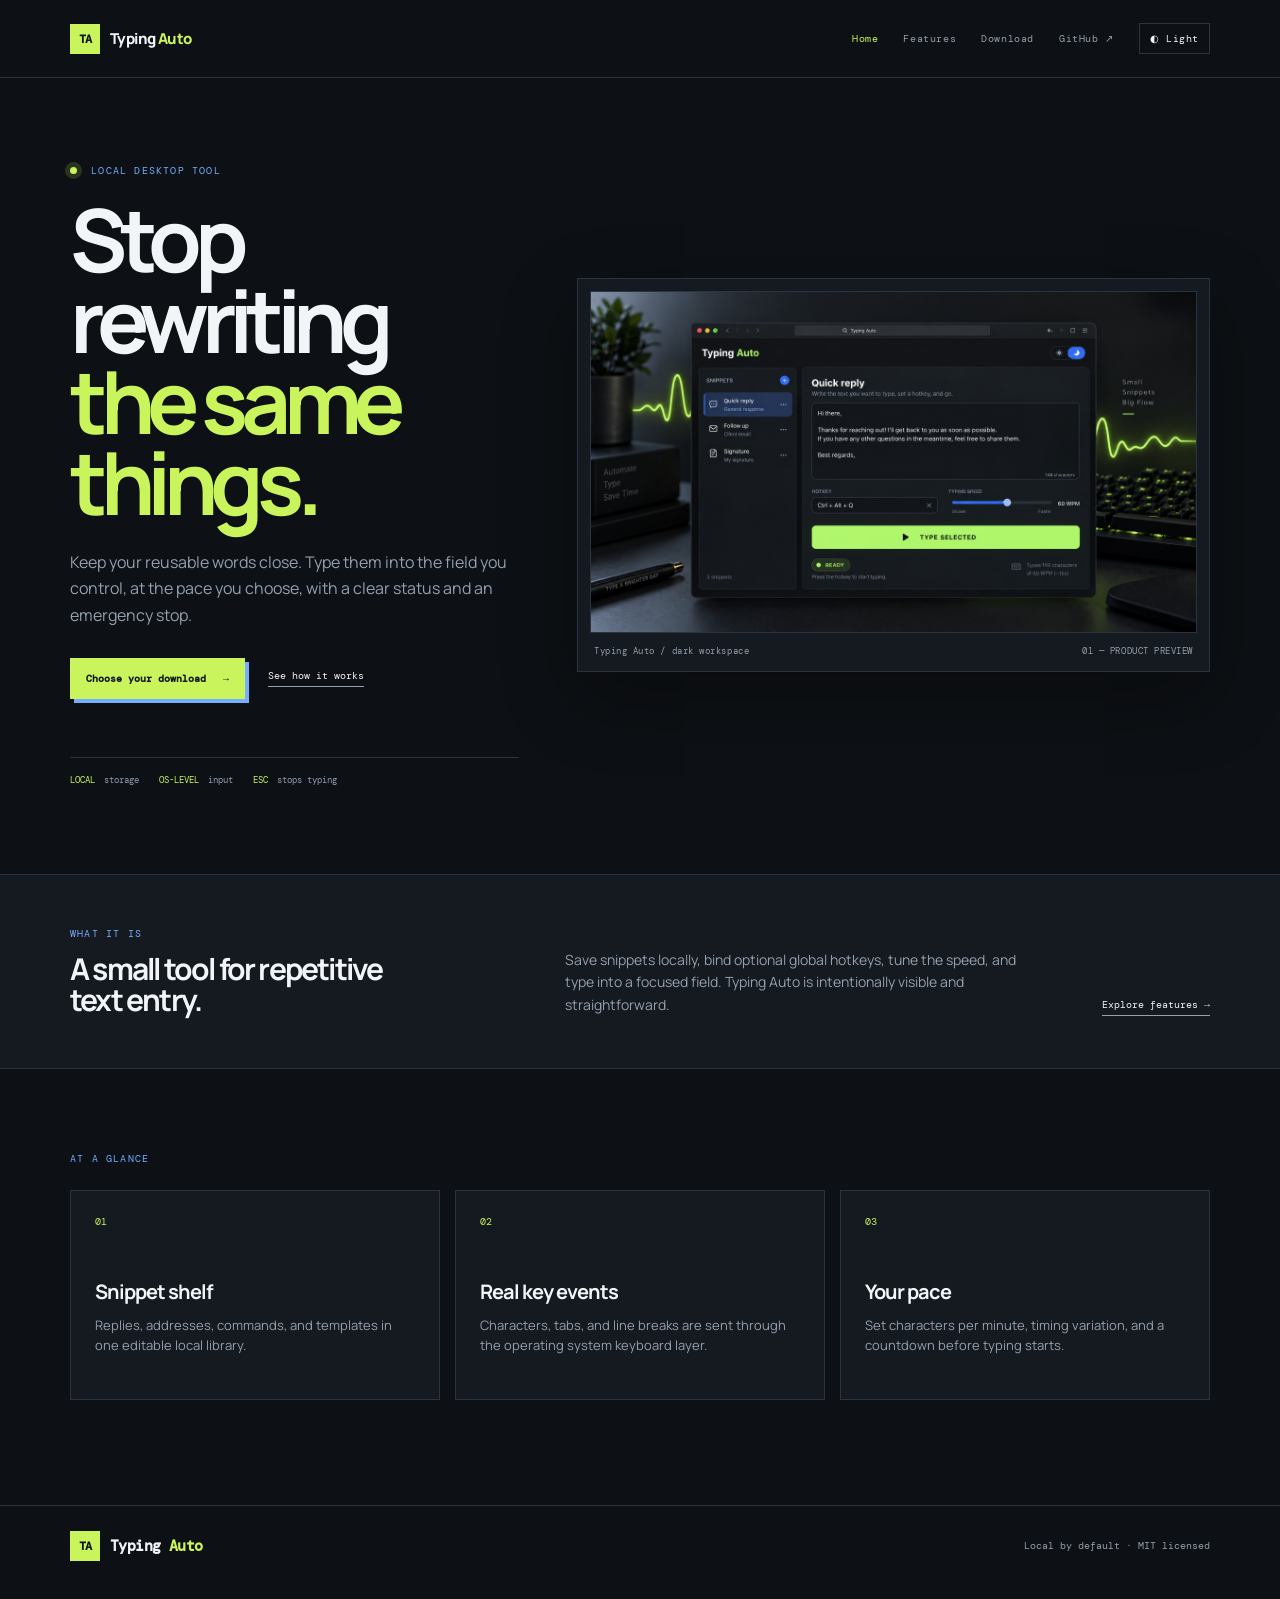
<file: site/index.html>
<!doctype html>
<html lang="en" data-theme="dark">
<head>
  <meta charset="utf-8">
  <meta name="viewport" content="width=device-width, initial-scale=1">
  <meta name="description" content="Typing Auto is a local desktop app for reusable snippets and visible character-by-character typing.">
  <title>Typing Auto — reusable text, ready when you are</title>
  <link rel="preconnect" href="https://fonts.googleapis.com">
  <link rel="preconnect" href="https://fonts.gstatic.com" crossorigin>
  <link href="https://fonts.googleapis.com/css2?family=DM+Mono:wght@400;500&family=Manrope:wght@400;500;600;700;800&display=swap" rel="stylesheet">
  <link rel="stylesheet" href="styles.css">
</head>
<body>
  <header class="site-header"><div class="shell nav-row"><a class="brand" href="index.html"><span class="brand-mark">TA</span><span>Typing <em>Auto</em></span></a><nav><a class="active" href="index.html">Home</a><a href="features.html">Features</a><a href="download.html">Download</a><a href="https://github.com/agenticweeb/typing-auto">GitHub ↗</a><button data-theme-toggle class="theme-button" type="button">◐ <span data-theme-label>Light</span></button></nav></div></header>
  <main>
    <section class="home-hero shell">
      <div class="hero-copy"><p class="eyebrow"><span class="dot"></span> LOCAL DESKTOP TOOL</p><h1>Stop rewriting<br><span>the same things.</span></h1><p class="lede">Keep your reusable words close. Type them into the field you control, at the pace you choose, with a clear status and an emergency stop.</p><div class="actions"><a class="button button-primary" href="download.html">Choose your download <span>→</span></a><a class="quiet-link" href="features.html">See how it works</a></div><div class="micro-stats"><span><b>LOCAL</b> storage</span><span><b>OS-LEVEL</b> input</span><span><b>ESC</b> stops typing</span></div></div>
      <figure class="product-frame"><img src="product-preview.png" alt="Typing Auto desktop app preview"><figcaption><span>Typing Auto / dark workspace</span><span>01 — PRODUCT PREVIEW</span></figcaption></figure>
    </section>
    <section class="home-band"><div class="shell band-grid"><div><p class="eyebrow">WHAT IT IS</p><h2>A small tool for repetitive text entry.</h2></div><p>Save snippets locally, bind optional global hotkeys, tune the speed, and type into a focused field. Typing Auto is intentionally visible and straightforward.</p><a class="arrow-link" href="features.html">Explore features <span>→</span></a></div></section>
    <section class="shell cards-section"><p class="eyebrow">AT A GLANCE</p><div class="three-cards"><article><span class="card-index">01</span><h3>Snippet shelf</h3><p>Replies, addresses, commands, and templates in one editable local library.</p></article><article><span class="card-index">02</span><h3>Real key events</h3><p>Characters, tabs, and line breaks are sent through the operating system keyboard layer.</p></article><article><span class="card-index">03</span><h3>Your pace</h3><p>Set characters per minute, timing variation, and a countdown before typing starts.</p></article></div></section>
  </main>
  <footer class="site-footer"><div class="shell footer-row"><a class="brand" href="index.html"><span class="brand-mark">TA</span><span>Typing <em>Auto</em></span></a><span>Local by default · MIT licensed</span></div></footer>
  <script src="theme.js"></script>
</body>
</html>
</file>
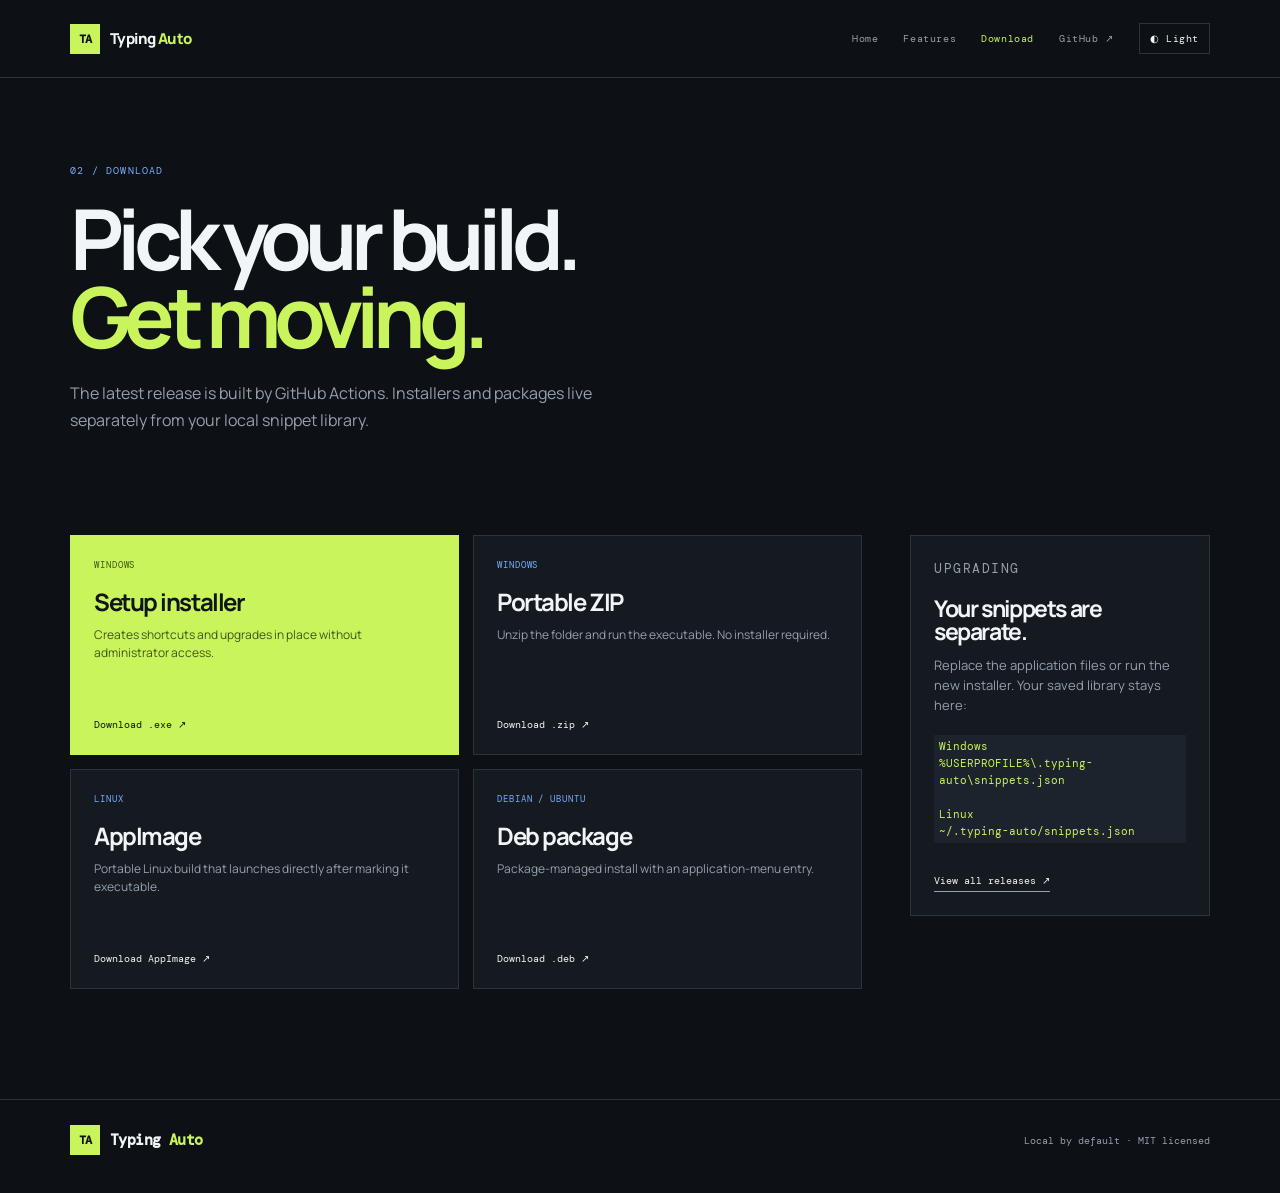
<file: site/download.html>
<!doctype html>
<html lang="en" data-theme="dark">
<head>
  <meta charset="utf-8"><meta name="viewport" content="width=device-width, initial-scale=1">
  <meta name="description" content="Download Typing Auto for Windows, Debian, Ubuntu, and other Linux distributions.">
  <title>Typing Auto — download</title>
  <link rel="preconnect" href="https://fonts.googleapis.com"><link rel="preconnect" href="https://fonts.gstatic.com" crossorigin><link href="https://fonts.googleapis.com/css2?family=DM+Mono:wght@400;500&family=Manrope:wght@400;500;600;700;800&display=swap" rel="stylesheet"><link rel="stylesheet" href="styles.css">
</head>
<body>
  <header class="site-header"><div class="shell nav-row"><a class="brand" href="index.html"><span class="brand-mark">TA</span><span>Typing <em>Auto</em></span></a><nav><a href="index.html">Home</a><a href="features.html">Features</a><a class="active" href="download.html">Download</a><a href="https://github.com/agenticweeb/typing-auto">GitHub ↗</a><button data-theme-toggle class="theme-button" type="button">◐ <span data-theme-label>Light</span></button></nav></div></header>
  <main>
    <section class="page-heading shell"><p class="eyebrow">02 / DOWNLOAD</p><h1>Pick your build.<br><span>Get moving.</span></h1><p class="lede">The latest release is built by GitHub Actions. Installers and packages live separately from your local snippet library.</p></section>
    <section class="shell download-layout"><div class="download-grid"><a class="download-tile featured" href="https://github.com/agenticweeb/typing-auto/releases/latest/download/TypingAuto-windows-setup.exe"><span class="platform">WINDOWS</span><h2>Setup installer</h2><p>Creates shortcuts and upgrades in place without administrator access.</p><b>Download .exe ↗</b></a><a class="download-tile" href="https://github.com/agenticweeb/typing-auto/releases/latest/download/TypingAuto-windows-portable.zip"><span class="platform">WINDOWS</span><h2>Portable ZIP</h2><p>Unzip the folder and run the executable. No installer required.</p><b>Download .zip ↗</b></a><a class="download-tile" href="https://github.com/agenticweeb/typing-auto/releases/latest/download/TypingAuto-linux.AppImage"><span class="platform">LINUX</span><h2>AppImage</h2><p>Portable Linux build that launches directly after marking it executable.</p><b>Download AppImage ↗</b></a><a class="download-tile" href="https://github.com/agenticweeb/typing-auto/releases/latest/download/TypingAuto-linux.deb"><span class="platform">DEBIAN / UBUNTU</span><h2>Deb package</h2><p>Package-managed install with an application-menu entry.</p><b>Download .deb ↗</b></a></div><aside class="upgrade-note"><p class="eyebrow">UPGRADING</p><h2>Your snippets are separate.</h2><p>Replace the application files or run the new installer. Your saved library stays here:</p><code>Windows<br>%USERPROFILE%\.typing-auto\snippets.json<br><br>Linux<br>~/.typing-auto/snippets.json</code><a class="quiet-link" href="https://github.com/agenticweeb/typing-auto/releases">View all releases ↗</a></aside></section>
  </main>
  <footer class="site-footer"><div class="shell footer-row"><a class="brand" href="index.html"><span class="brand-mark">TA</span><span>Typing <em>Auto</em></span></a><span>Local by default · MIT licensed</span></div></footer>
  <script src="theme.js"></script>
</body>
</html>
</file>
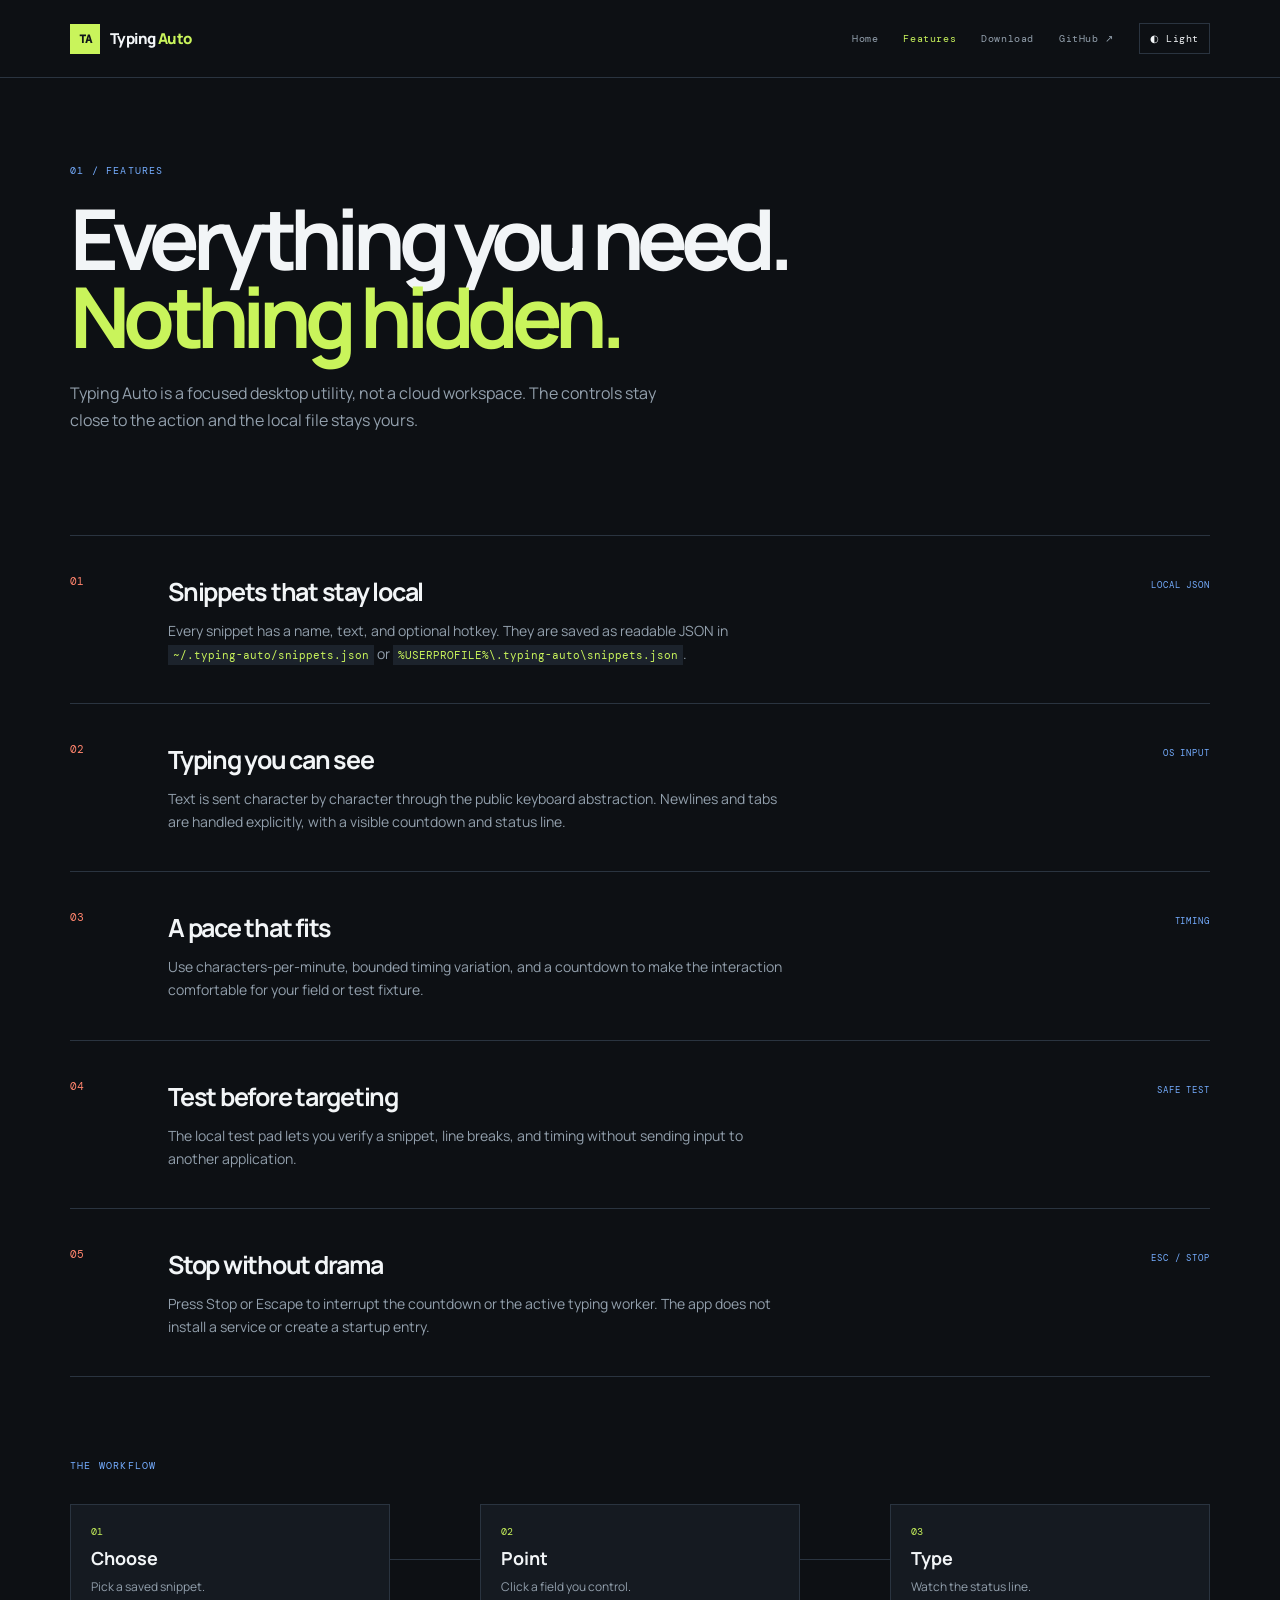
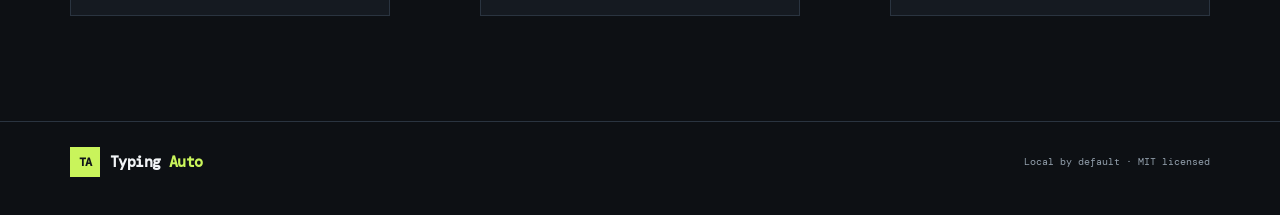
<file: site/features.html>
<!doctype html>
<html lang="en" data-theme="dark">
<head>
  <meta charset="utf-8"><meta name="viewport" content="width=device-width, initial-scale=1">
  <meta name="description" content="Explore the Typing Auto snippet, hotkey, timing, test pad, and target-picker features.">
  <title>Typing Auto — features</title>
  <link rel="preconnect" href="https://fonts.googleapis.com"><link rel="preconnect" href="https://fonts.gstatic.com" crossorigin><link href="https://fonts.googleapis.com/css2?family=DM+Mono:wght@400;500&family=Manrope:wght@400;500;600;700;800&display=swap" rel="stylesheet"><link rel="stylesheet" href="styles.css">
</head>
<body>
  <header class="site-header"><div class="shell nav-row"><a class="brand" href="index.html"><span class="brand-mark">TA</span><span>Typing <em>Auto</em></span></a><nav><a href="index.html">Home</a><a class="active" href="features.html">Features</a><a href="download.html">Download</a><a href="https://github.com/agenticweeb/typing-auto">GitHub ↗</a><button data-theme-toggle class="theme-button" type="button">◐ <span data-theme-label>Light</span></button></nav></div></header>
  <main>
    <section class="page-heading shell"><p class="eyebrow">01 / FEATURES</p><h1>Everything you need.<br><span>Nothing hidden.</span></h1><p class="lede">Typing Auto is a focused desktop utility, not a cloud workspace. The controls stay close to the action and the local file stays yours.</p></section>
    <section class="shell feature-list"><article class="feature-row"><div class="feature-label">01</div><div><h2>Snippets that stay local</h2><p>Every snippet has a name, text, and optional hotkey. They are saved as readable JSON in <code>~/.typing-auto/snippets.json</code> or <code>%USERPROFILE%\.typing-auto\snippets.json</code>.</p></div><div class="feature-tag">LOCAL JSON</div></article><article class="feature-row"><div class="feature-label">02</div><div><h2>Typing you can see</h2><p>Text is sent character by character through the public keyboard abstraction. Newlines and tabs are handled explicitly, with a visible countdown and status line.</p></div><div class="feature-tag">OS INPUT</div></article><article class="feature-row"><div class="feature-label">03</div><div><h2>A pace that fits</h2><p>Use characters-per-minute, bounded timing variation, and a countdown to make the interaction comfortable for your field or test fixture.</p></div><div class="feature-tag">TIMING</div></article><article class="feature-row"><div class="feature-label">04</div><div><h2>Test before targeting</h2><p>The local test pad lets you verify a snippet, line breaks, and timing without sending input to another application.</p></div><div class="feature-tag">SAFE TEST</div></article><article class="feature-row"><div class="feature-label">05</div><div><h2>Stop without drama</h2><p>Press Stop or Escape to interrupt the countdown or the active typing worker. The app does not install a service or create a startup entry.</p></div><div class="feature-tag">ESC / STOP</div></article></section>
    <section class="shell callout"><p class="eyebrow">THE WORKFLOW</p><div class="workflow-line"><div><b>01</b><strong>Choose</strong><span>Pick a saved snippet.</span></div><div class="line"></div><div><b>02</b><strong>Point</strong><span>Click a field you control.</span></div><div class="line"></div><div><b>03</b><strong>Type</strong><span>Watch the status line.</span></div></div></section>
  </main>
  <footer class="site-footer"><div class="shell footer-row"><a class="brand" href="index.html"><span class="brand-mark">TA</span><span>Typing <em>Auto</em></span></a><span>Local by default · MIT licensed</span></div></footer>
  <script src="theme.js"></script>
</body>
</html>
</file>
<file: site/styles.css>
@import url('https://fonts.googleapis.com/css2?family=DM+Mono:wght@400;500&family=Manrope:wght@400;500;600;700;800&display=swap');
:root{--bg:#0d1014;--panel:#151a21;--panel2:#1c232c;--ink:#f2f5f7;--muted:#93a0ad;--line:#2a3440;--lime:#c9f45b;--blue:#75adff;--orange:#ff846d;--shadow:0 25px 70px rgba(0,0,0,.28)}
:root[data-theme=light]{--bg:#f5f7f9;--panel:#fff;--panel2:#edf1f5;--ink:#17222d;--muted:#637080;--line:#d6dfe7;--lime:#a6d72b;--blue:#397bc8;--orange:#d75845;--shadow:0 25px 70px rgba(33,54,77,.12)}
*{box-sizing:border-box}html{scroll-behavior:smooth}body{margin:0;background:var(--bg);color:var(--ink);font-family:Manrope,Arial,sans-serif;transition:background .2s,color .2s}.shell{width:min(1140px,calc(100% - 48px));margin:0 auto}.site-header{border-bottom:1px solid var(--line);height:78px}.nav-row{height:100%;display:flex;align-items:center;justify-content:space-between}.brand{display:flex;align-items:center;gap:10px;color:var(--ink);font-size:15px;font-weight:800;letter-spacing:-.04em;text-decoration:none}.brand em{font-style:normal;color:var(--lime)}.brand-mark{display:grid;place-items:center;width:30px;height:30px;background:var(--lime);color:#10151a;font:700 12px 'DM Mono',monospace;letter-spacing:-.1em}.nav-row nav{display:flex;align-items:center;gap:25px}.nav-row nav a,.theme-button{color:var(--muted);font:10px 'DM Mono',monospace;letter-spacing:.06em;text-decoration:none}.nav-row nav a:hover,.nav-row nav a.active{color:var(--lime)}.theme-button{background:transparent;border:1px solid var(--line);padding:8px 10px;color:var(--ink);cursor:pointer}.theme-button:hover{border-color:var(--lime);color:var(--lime)}
.eyebrow{color:var(--blue);font:10px 'DM Mono',monospace;letter-spacing:.12em;margin:0}.dot{display:inline-block;width:7px;height:7px;border-radius:50%;background:var(--lime);margin-right:7px;box-shadow:0 0 0 5px color-mix(in srgb,var(--lime) 15%,transparent)}h1,h2,h3,p{margin-top:0}.home-hero{display:grid;grid-template-columns:minmax(0, .83fr) minmax(0,1.17fr);gap:58px;align-items:center;padding:86px 0 88px}.hero-copy h1{font-size:clamp(53px,6.8vw,88px);line-height:.93;letter-spacing:-.085em;margin:22px 0 26px}.hero-copy h1 span,.page-heading h1 span{color:var(--lime)}.lede{max-width:535px;color:var(--muted);font-size:16px;line-height:1.65;margin-bottom:30px}.actions{display:flex;align-items:center;gap:23px}.button{display:inline-flex;gap:17px;align-items:center;text-decoration:none}.button-primary{background:var(--lime);color:#10151a;padding:14px 16px;font:700 10px 'DM Mono',monospace;box-shadow:4px 4px 0 var(--blue)}.button-primary:hover{transform:translate(2px,2px);box-shadow:2px 2px 0 var(--blue)}.quiet-link,.arrow-link{color:var(--ink);font:10px 'DM Mono',monospace;text-decoration:none;border-bottom:1px solid var(--muted);padding-bottom:4px}.quiet-link:hover,.arrow-link:hover{color:var(--lime);border-color:var(--lime)}.micro-stats{display:flex;flex-wrap:wrap;gap:14px 20px;margin-top:58px;padding-top:16px;border-top:1px solid var(--line);color:var(--muted);font:9px 'DM Mono',monospace}.micro-stats b{color:var(--lime);font-weight:400;margin-right:4px}.product-frame{min-width:0;margin:0;background:var(--panel);border:1px solid var(--line);box-shadow:var(--shadow);padding:12px}.product-frame img{display:block;width:100%;height:auto;aspect-ratio:16/9;object-fit:cover;object-position:center;border:1px solid var(--line)}.product-frame figcaption{display:flex;justify-content:space-between;gap:15px;color:var(--muted);padding:12px 4px 2px;font:9px 'DM Mono',monospace;letter-spacing:.06em}.home-band{background:var(--panel);border-top:1px solid var(--line);border-bottom:1px solid var(--line)}.band-grid{display:grid;grid-template-columns:1fr 1fr 150px;align-items:end;gap:35px;padding:52px 0}.band-grid h2{font-size:30px;line-height:1.05;letter-spacing:-.06em;margin:13px 0 0;max-width:360px}.band-grid>p{color:var(--muted);font-size:14px;line-height:1.6;margin:0}.band-grid .arrow-link{justify-self:end}.cards-section{padding:83px 0 105px}.three-cards{display:grid;grid-template-columns:repeat(3,1fr);gap:15px;margin-top:25px}.three-cards article{background:var(--panel);border:1px solid var(--line);padding:24px;min-height:210px}.card-index{display:block;color:var(--lime);font:10px 'DM Mono',monospace;margin-bottom:50px}.three-cards h3{font-size:20px;letter-spacing:-.05em;margin-bottom:10px}.three-cards p{color:var(--muted);font-size:13px;line-height:1.55;margin:0}
.page-heading{padding:86px 0 72px}.page-heading h1{font-size:clamp(52px,7vw,84px);line-height:.93;letter-spacing:-.085em;margin:22px 0 25px}.page-heading .lede{max-width:600px}.feature-list{border-top:1px solid var(--line)}.feature-row{display:grid;grid-template-columns:70px 1fr 130px;gap:28px;align-items:start;padding:38px 0;border-bottom:1px solid var(--line)}.feature-label{color:var(--orange);font:11px 'DM Mono',monospace}.feature-row h2{font-size:25px;letter-spacing:-.05em;margin:0 0 10px}.feature-row p{max-width:620px;color:var(--muted);font-size:14px;line-height:1.65;margin:0}.feature-row code,.upgrade-note code{font:11px 'DM Mono',monospace;color:var(--lime);background:var(--panel2);padding:3px 5px}.feature-tag{justify-self:end;color:var(--blue);font:9px 'DM Mono',monospace;letter-spacing:.1em;padding-top:5px}.callout{padding:82px 0 105px}.workflow-line{display:grid;grid-template-columns:1fr 90px 1fr 90px 1fr;align-items:center;margin-top:32px}.workflow-line>div:not(.line){display:flex;flex-direction:column;gap:8px;background:var(--panel);border:1px solid var(--line);padding:20px}.workflow-line b{color:var(--lime);font:10px 'DM Mono',monospace}.workflow-line strong{font-size:18px}.workflow-line span{color:var(--muted);font-size:12px}.workflow-line .line{height:1px;background:var(--line)}
.download-layout{display:grid;grid-template-columns:1fr 300px;gap:48px;padding-bottom:110px}.download-grid{display:grid;grid-template-columns:1fr 1fr;gap:14px}.download-tile{display:flex;flex-direction:column;min-height:220px;background:var(--panel);border:1px solid var(--line);padding:23px;color:var(--ink);text-decoration:none;transition:transform .2s,border-color .2s}.download-tile:hover{transform:translateY(-4px);border-color:var(--lime)}.download-tile.featured{background:var(--lime);color:#10151a;border-color:var(--lime)}.download-tile.featured .platform,.download-tile.featured p{color:#435516}.platform{color:var(--blue);font:9px 'DM Mono',monospace;letter-spacing:.1em}.download-tile h2{font-size:24px;letter-spacing:-.06em;margin:14px 0 8px}.download-tile p{color:var(--muted);font-size:12px;line-height:1.5;margin:0}.download-tile b{margin-top:auto;font:10px 'DM Mono',monospace}.upgrade-note{background:var(--panel);border:1px solid var(--line);padding:23px;align-self:start}.upgrade-note h2{font-size:23px;line-height:1;letter-spacing:-.06em;margin:18px 0 12px}.upgrade-note p{color:var(--muted);font-size:13px;line-height:1.55}.upgrade-note code{display:block;line-height:1.55;margin:19px 0 24px}.upgrade-note .quiet-link{display:inline-block}
.site-footer{border-top:1px solid var(--line);padding:25px 0 38px}.footer-row{display:flex;justify-content:space-between;align-items:center;color:var(--muted);font:10px 'DM Mono',monospace}
@media(max-width:850px){.nav-row nav{gap:12px}.nav-row nav a:nth-child(4){display:none}.home-hero{grid-template-columns:1fr;gap:35px;padding-top:60px}.product-frame{order:-1}.band-grid{grid-template-columns:1fr 1fr}.band-grid .arrow-link{justify-self:start}.three-cards{grid-template-columns:1fr}.feature-row{grid-template-columns:45px 1fr}.feature-tag{grid-column:2;justify-self:start}.workflow-line{grid-template-columns:1fr;gap:9px}.workflow-line .line{width:1px;height:24px;margin-left:25px}.download-layout{grid-template-columns:1fr}}
@media(max-width:560px){.shell{width:calc(100% - 34px)}.site-header{height:auto;padding:17px 0}.nav-row{align-items:flex-start;gap:18px}.nav-row nav{justify-content:flex-end;flex-wrap:wrap;gap:12px}.nav-row nav a:nth-child(1),.nav-row nav a:nth-child(2),.nav-row nav a:nth-child(3){display:none}.hero-copy h1{font-size:54px}.actions{align-items:flex-start;flex-direction:column;gap:19px}.product-frame figcaption{font-size:8px}.band-grid{grid-template-columns:1fr;gap:20px}.band-grid .arrow-link{justify-self:start}.download-grid{grid-template-columns:1fr}.footer-row{align-items:flex-start;flex-direction:column;gap:18px}}
</file>
